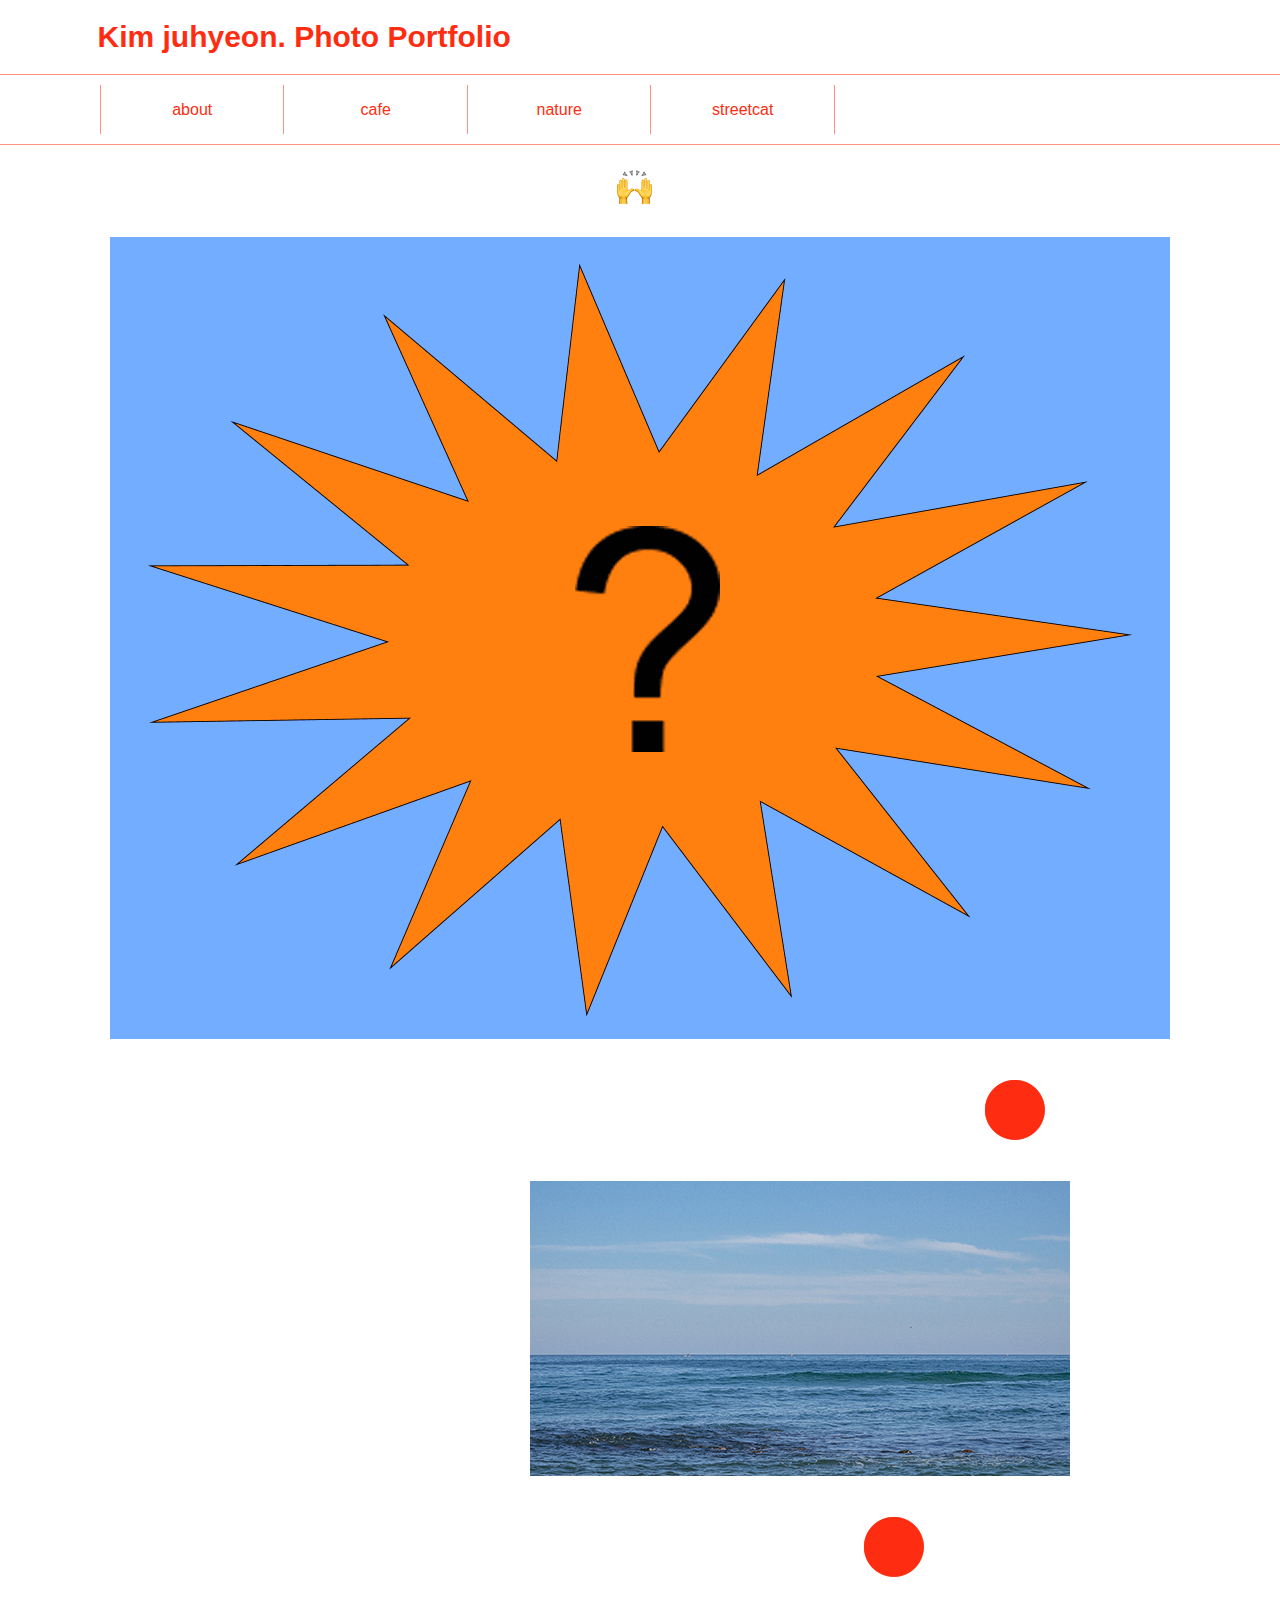
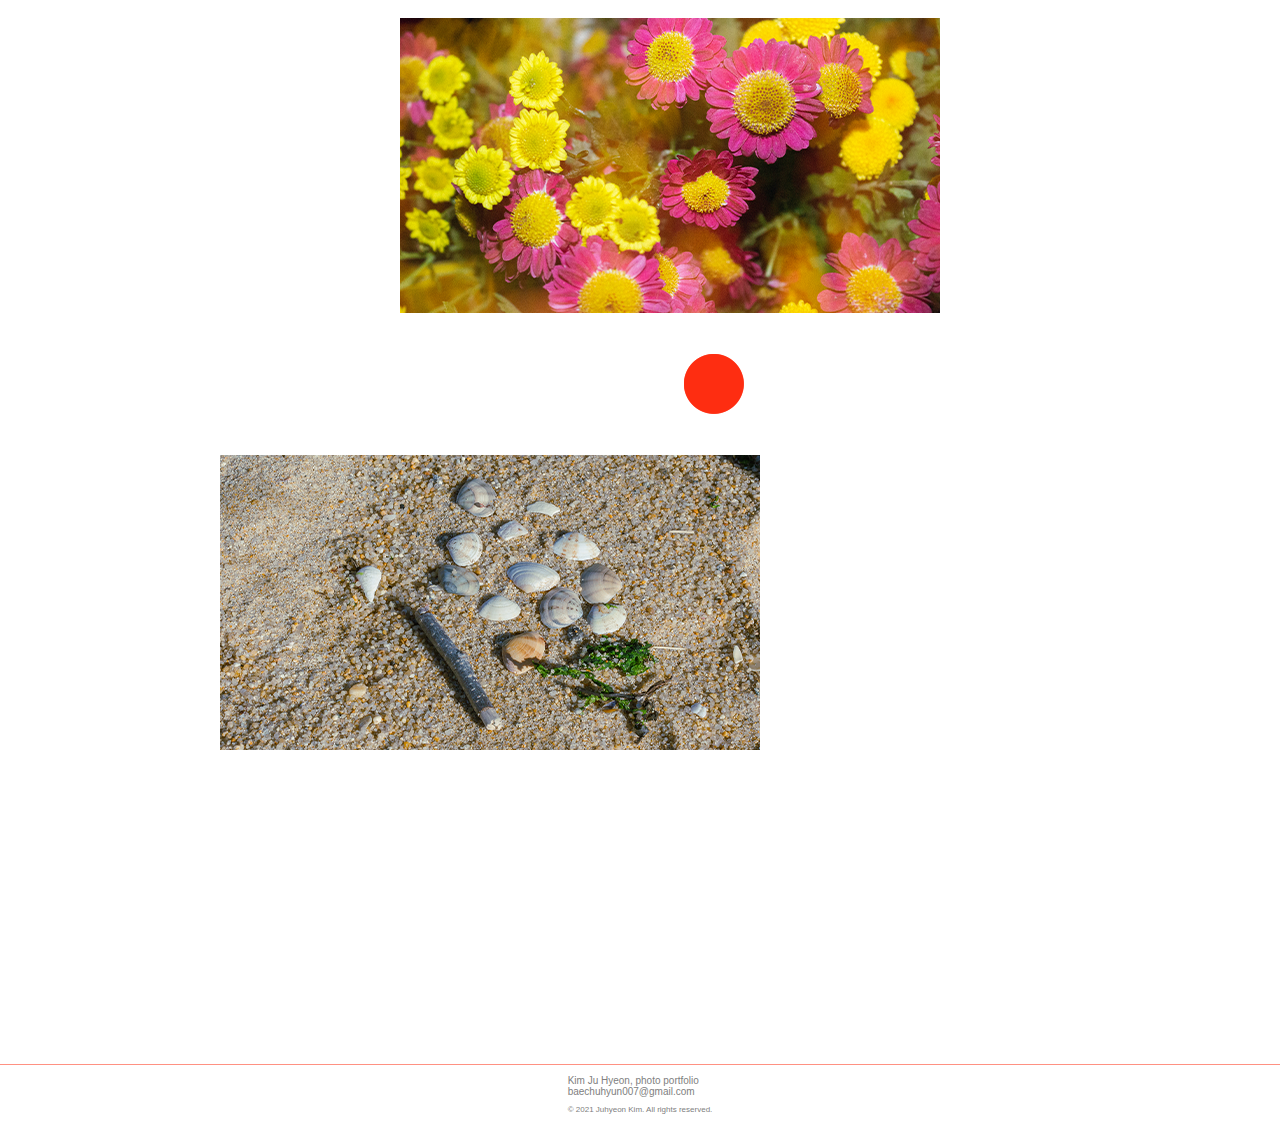
<file: index.html>
<!DOCTYPE html>
<html lang="en">
<head>
    <meta charset="UTF-8">
    <meta http-equiv="X-UA-Compatible" content="IE=edge">
    <meta name="viewport" content="width=device-width, initial-scale=1.0">
    <title>Kimjuhyeon_portfolio</title>
    <link rel="stylesheet" href="menuStyle.css">
</head>
<body>
     <div id="container">      
         <header id="header">
            <div id="title">
                <h1 class="textAlingLeft"><a href="index.html">Kim juhyeon. Photo Portfolio</a></h1>
            </div>
            <nav id="menuBar" class="upLine downLine">
                <ul id="menulist">
                    <li id="menu01" class="col-2 leftLine rightLine"><a href="about.html">about</a></li>
                    <li id="menu02" class="col-2 rightLine"><a href="about.html">cafe</a></li>
                    <li id="menu03" class="col-2 rightLine"><a href="about.html">nature</a></li>
                    <li id="menu04" class="col-2 rightLine"><a href="about.html">streetcat</a></li>
                    <li id="menu04" class="col-4"></li>
                </ul>
            </nav>
         </header> 
         
        <div class="row">
            <div class="col-5"></div>
            <div class="col-2"><img src="images/hands.png" alt=""></div>
            <div class="col-5"></div>
        </div>
        <div class="row">
            <div class="col-12"><img src="images/main.gif" alt=""></div>
        </div>  
        <div class="row">
            <div class="col-10"></div>
            <div class="col-1"><img src="images/circle.png" alt=""></div>
            <div class="col-1"></div>
        </div>  
        <div class="row">
            <div class="col-5"></div>
            <div class="col-6"><img src="images/main_sub01.jpg" alt=""></div>
            <div class="col-1"></div>
        </div>  
        <div class="row">
            <div class="col-10"></div>
            <div class="col-1"><img src="images/circle.png" alt=""></div>
            <div class="col-3"></div>
        </div>  
        <div class="row">
            <div class="col-3"></div>
            <div class="col-4"><img src="images/main_sub02.png" alt=""></div>
            <div class="col-3"></div>
        </div>  
        <div class="row">
            <div class="col-7"></div>
            <div class="col-1"><img src="images/circle.png" alt=""></div>
            <div class="col-5"></div>
        </div>  
        <div class="row">
            <div class="col-1"></div>
            <div class="col-2"><img src="images/main_sub03.png" alt=""></div>
            <div class="col-5"></div>
        </div>  
     </div>
     <div class="row h300"></div>
     <footer>
         <div id="footertext"  class="upLine">
             <hl id="copyright01">Kim Ju Hyeon, photo portfolio 
                 <br> baechuhyun007@gmail.com</br></h1>
             <p id="copyright02"> © 2021 Juhyeon Kim. All rights reserved.</p>
         </div>
     </footer>
</body>
</html>
</file>
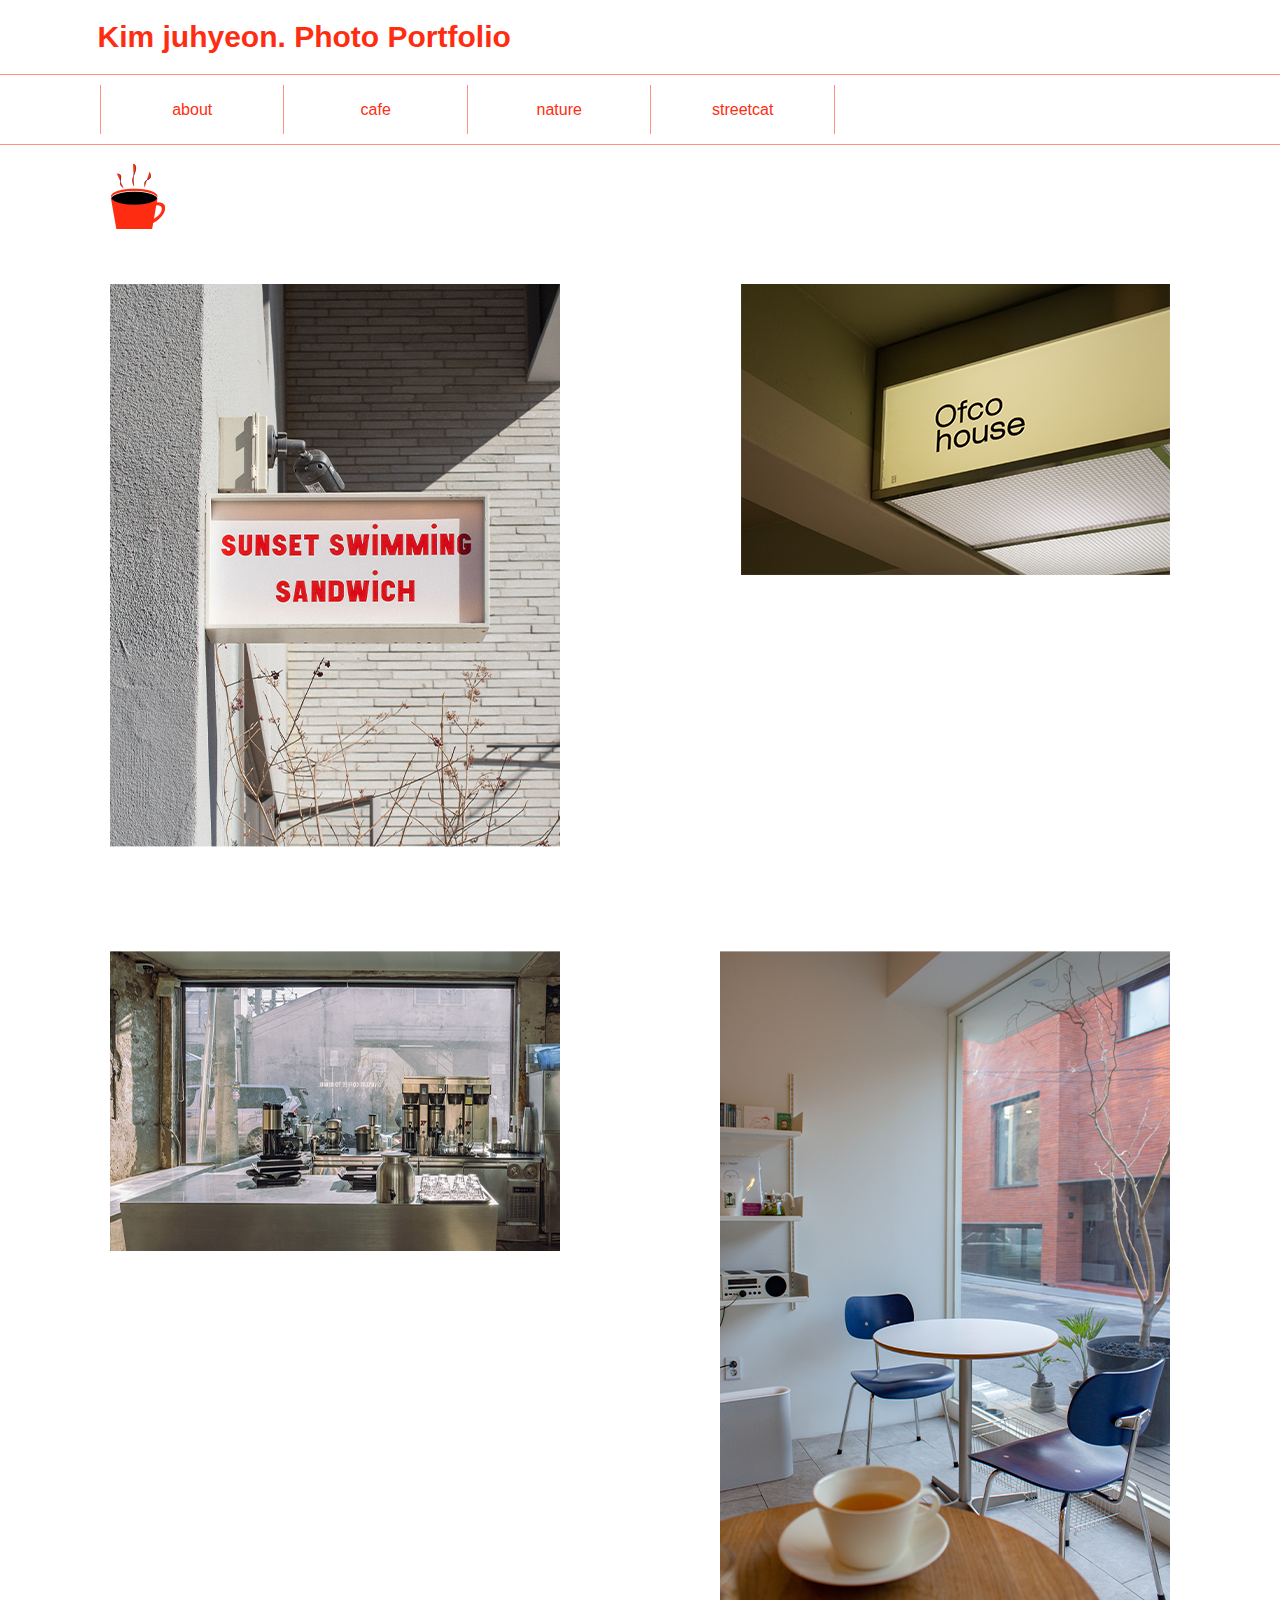
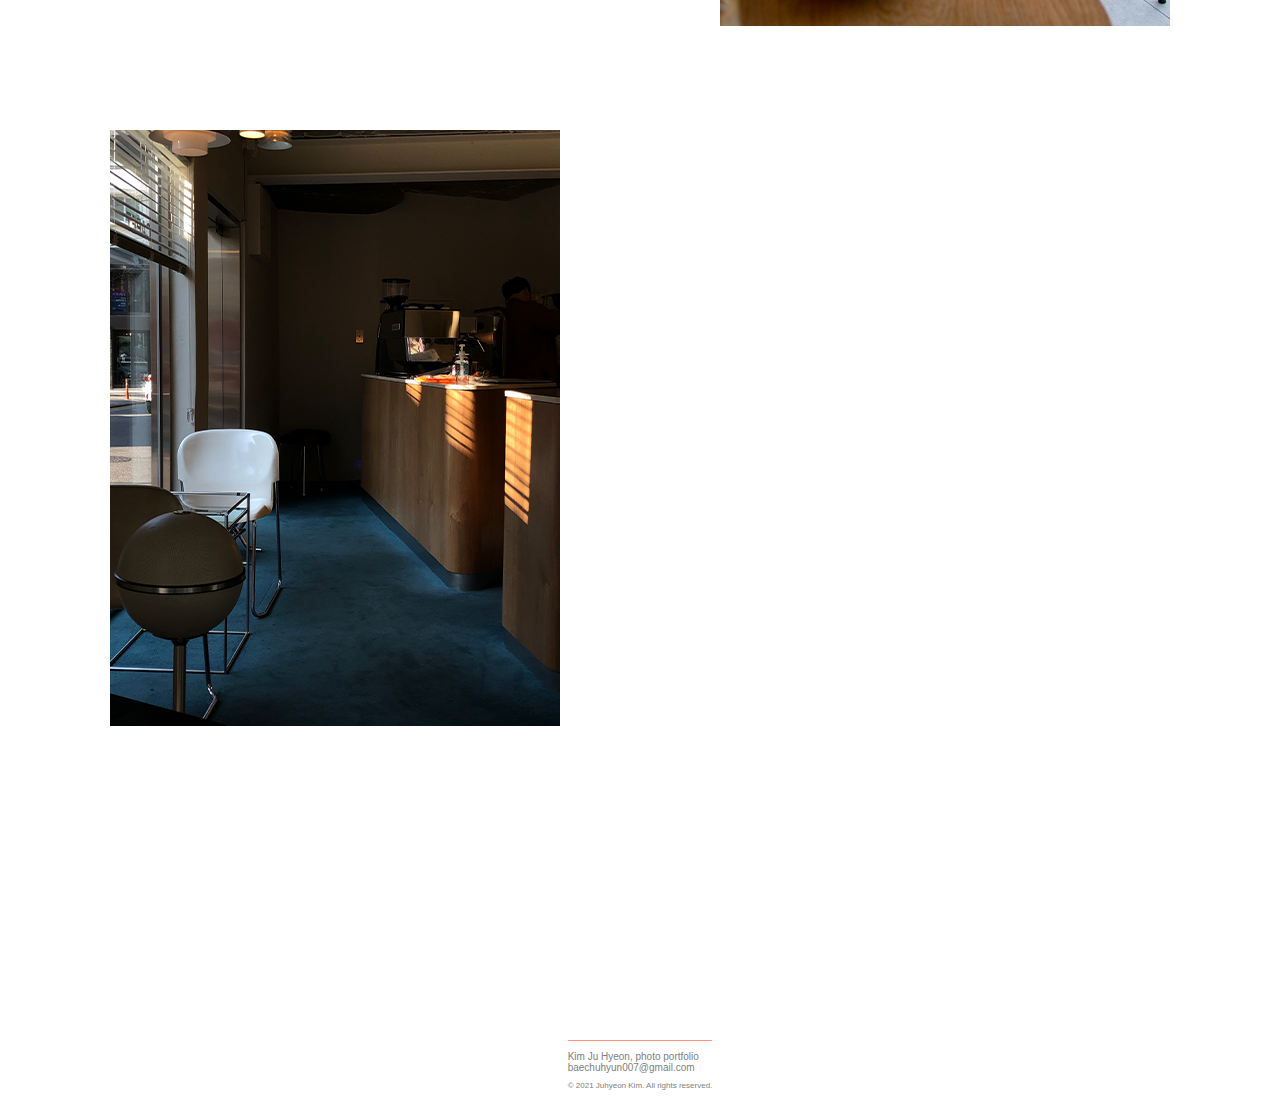
<file: cafe.html>
<!DOCTYPE html>
<html lang="en">
<head>
    <meta charset="UTF-8">
    <meta http-equiv="X-UA-Compatible" content="IE=edge">
    <meta name="viewport" content="width=device-width, initial-scale=1.0">
    <title>cafe</title>
    <link rel="stylesheet" href="menuStyle.css">
</head>
<body>
    <div id="container">      
        <header id="header">
            <div id="title">
                <h1 class="textAlingLeft"><a href="index.html">Kim juhyeon. Photo Portfolio</a></h1>
            </div>   
            <nav id="menuBar" class="upLine downLine">
               <ul id="menulist">
                   <li id="menu01" class="col-2 leftLine rightLine"><a href="about.html">about</a></li>
                   <li id="menu02" class="col-2 rightLine"><a href="cafe.html">cafe</a></li>
                   <li id="menu03" class="col-2 rightLine"><a href="nature.html">nature</a></li>
                   <li id="menu04" class="col-2 rightLine"><a href="streetcat.html">streetcat</a></li>
                   <li id="menu04" class="col-4"></li>
               </ul>
            </nav>      
        </header> 
        <div class="row">
            <div class="col-1"><img src="images/cafelogo.png" alt=""></img></div>
            <div class="col-11"></div>
        </div>
        <div class="row h50"></div>
        <div id="container01">
              <div class="col-5"><a href="cafedetail.html"><img src="images/sunsetswimming.png" alt=""></img></a>
          </div>
           <div class="col-2"></div>
           <div class="col-5"><img src="images/cafemain02.png" alt=""></img></div>
        </div>
        <div class="row h100"></div>
        <div id="container01">
           <div class="col-5"><img src="images/cafemain03.png" alt=""></img></div>
           <div class="col-2"></div>
           <div class="col-5"><img src="images/cafemain05.png" alt=""></img></div>
        </div>
        <div class="row h100"></div>
        <div id="container01">
            <div class="col-5"><img src="images/cafemain04.png" alt=""></img></div>
            <div class="col-7"></div>
        </div>
        <div class="row h300"></div>
        <footer>
            <div id="footertext"  class="upLine">
                <hl id="copyright01">Kim Ju Hyeon, photo portfolio 
                    <br> baechuhyun007@gmail.com</br></h1>
                <p id="copyright02"> © 2021 Juhyeon Kim. All rights reserved.</p>
            </div>
        </footer>
</body>
</html>
</file>
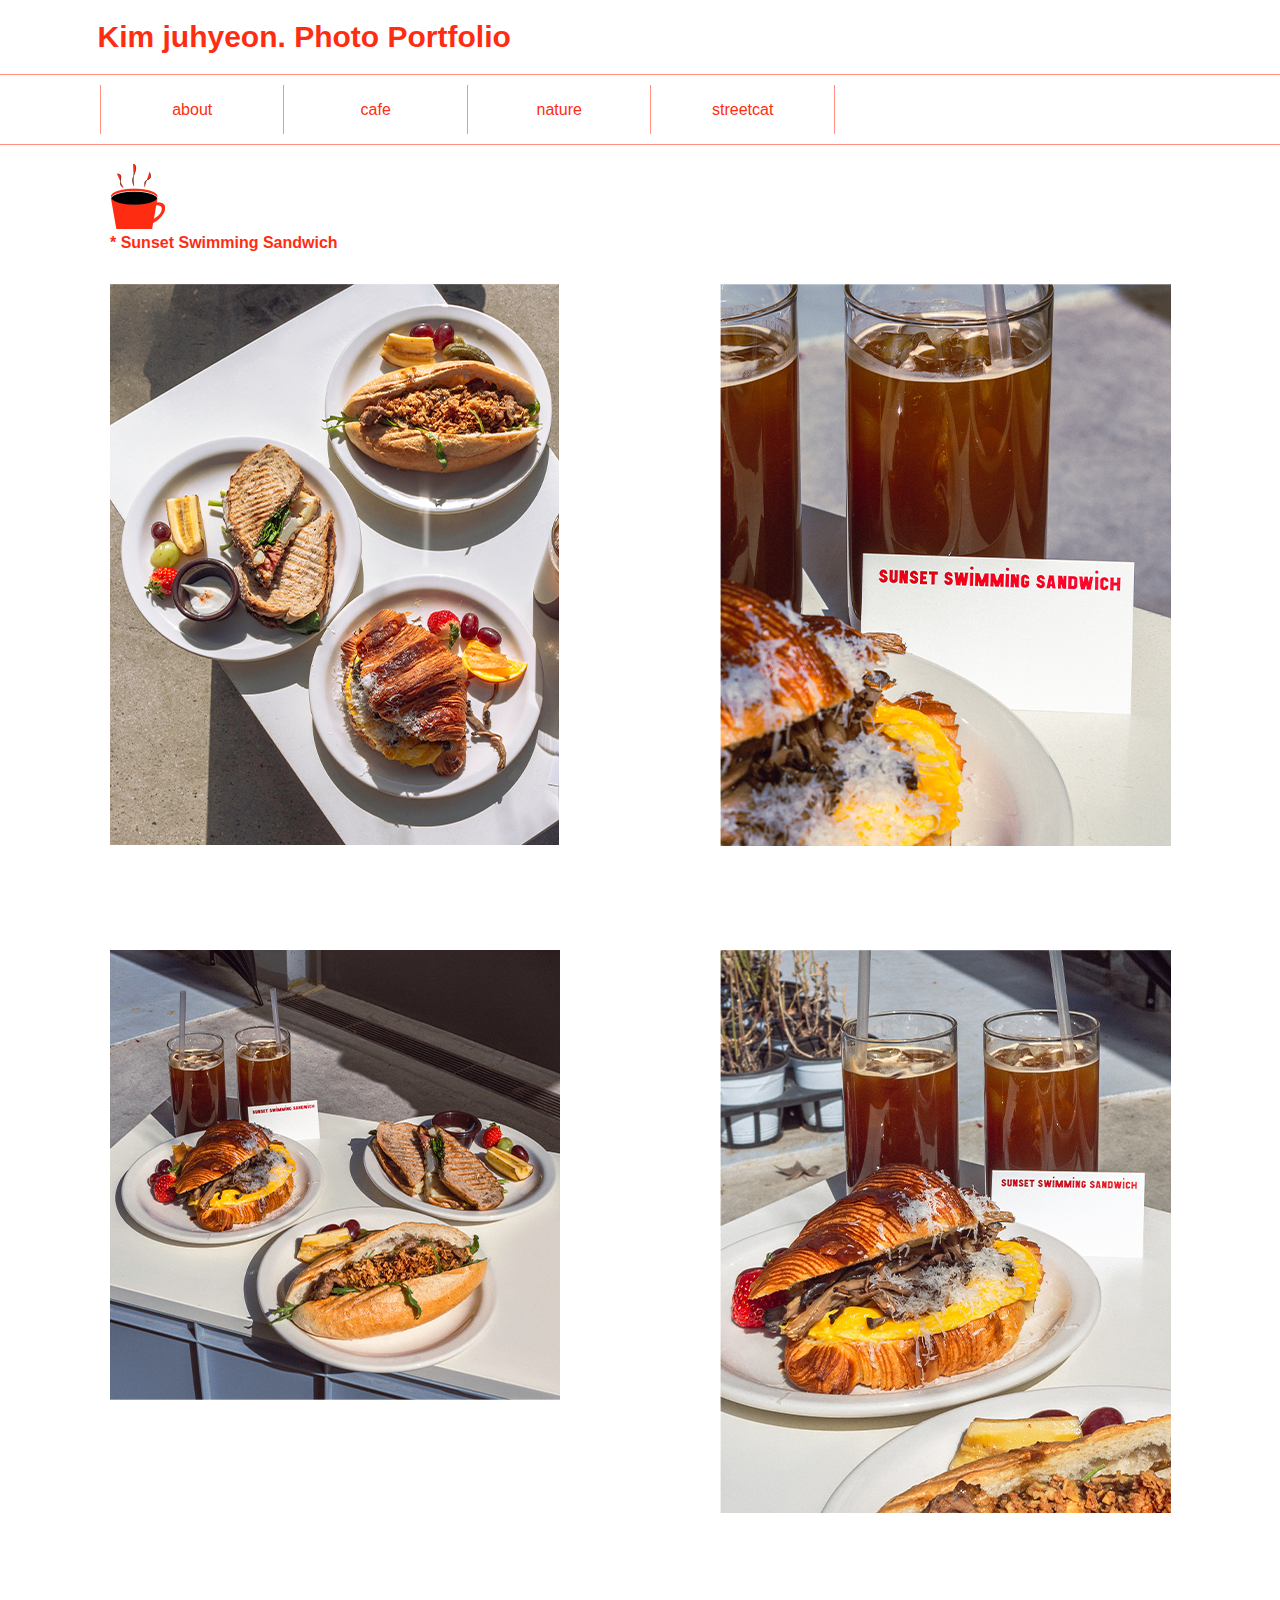
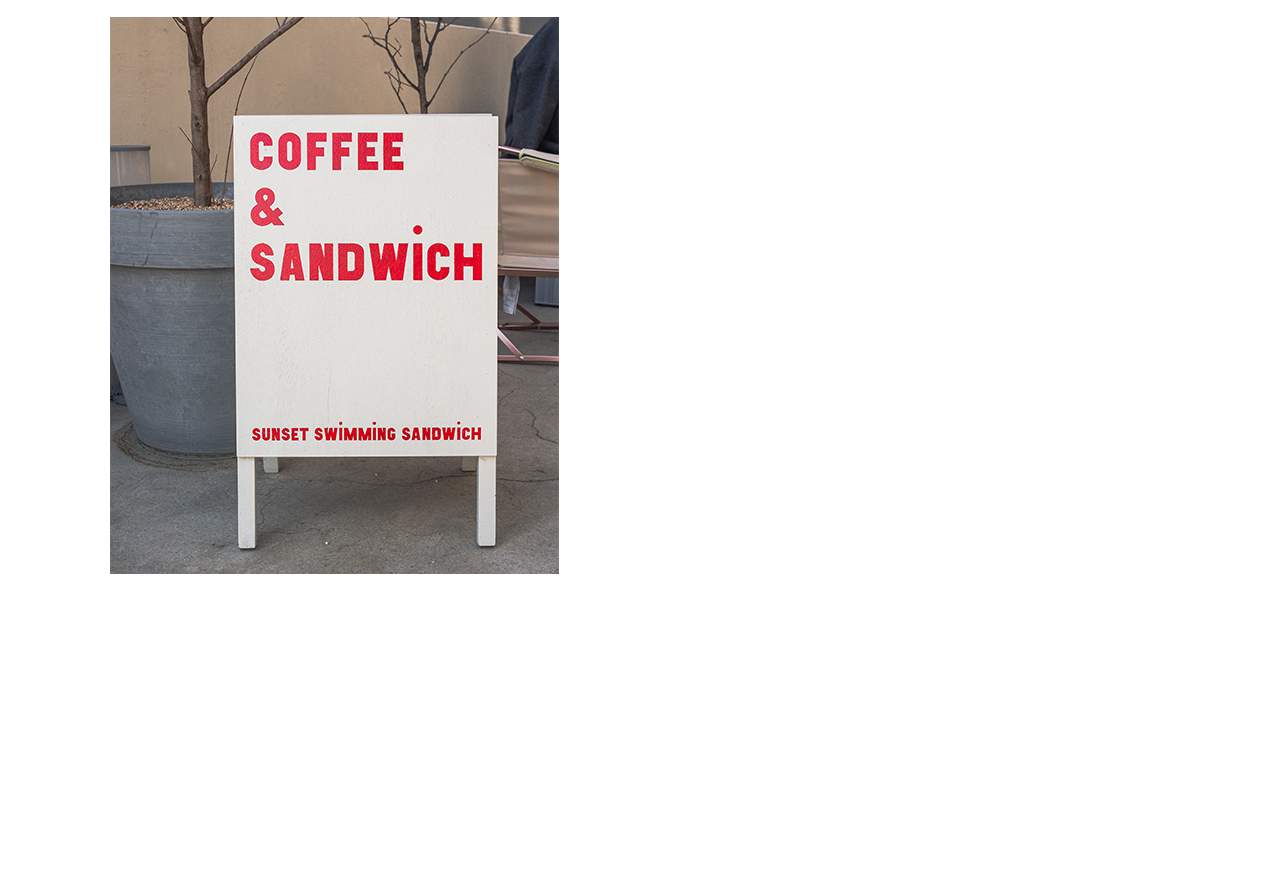
<file: cafedetail.html>
<!DOCTYPE html>
<html lang="en">
<head>
    <meta charset="UTF-8">
    <meta http-equiv="X-UA-Compatible" content="IE=edge">
    <meta name="viewport" content="width=device-width, initial-scale=1.0">
    <title>cafedetail01</title>
    <link rel="stylesheet" href="menuStyle.css">
</head>
<body>
    <div id="container">      
        <header id="header">
            <div id="title">
                <h1 class="textAlingLeft"><a href="index.html">Kim juhyeon. Photo Portfolio</a></h1>
            </div>   
            <nav id="menuBar" class="upLine downLine">
               <ul id="menulist">
                   <li id="menu01" class="col-2 leftLine rightLine"><a href="about.html">about</a></li>
                   <li id="menu02" class="col-2 rightLine"><a href="cafe.html">cafe</a></li>
                   <li id="menu03" class="col-2 rightLine"><a href="nature.html">nature</a></li>
                   <li id="menu04" class="col-2 rightLine"><a href="streetcat.html">streetcat</a></li>
                   <li id="menu04" class="col-4"></li>
               </ul>
            </nav>      
        </header> 
        <div class="row">
            <div class="col-1"><a href="cafe.html"><img src="images/cafelogo.png" alt=""></img></a></div>
            <div class="col-11"></div>
        </div>
        <div class="row h50">
            <div class="col-5"><span>* Sunset Swimming Sandwich</span></div>
        </div>
        <div id="container01">
              <div class="col-5"><img src="images/d01.png" alt=""></img></a>
          </div>
           <div class="col-2"></div>
           <div class="col-5"><img src="images/d02.png" alt=""></img></div>
        </div>
        <div class="row h100"></div>
        <div id="container01">
           <div class="col-5"><img src="images/d03.png" alt=""></img></div>
           <div class="col-2"></div>
           <div class="col-5"><img src="images/d04.png" alt=""></img></div>
        </div>
        <div class="row h100"></div>
        <div id="container01">
            <div class="col-5"><img src="images/d05.png" alt=""></img></div>
            <div class="col-7"></div>
        </div>
        <div class="row h300"></div>
</body>
</html>
</file>
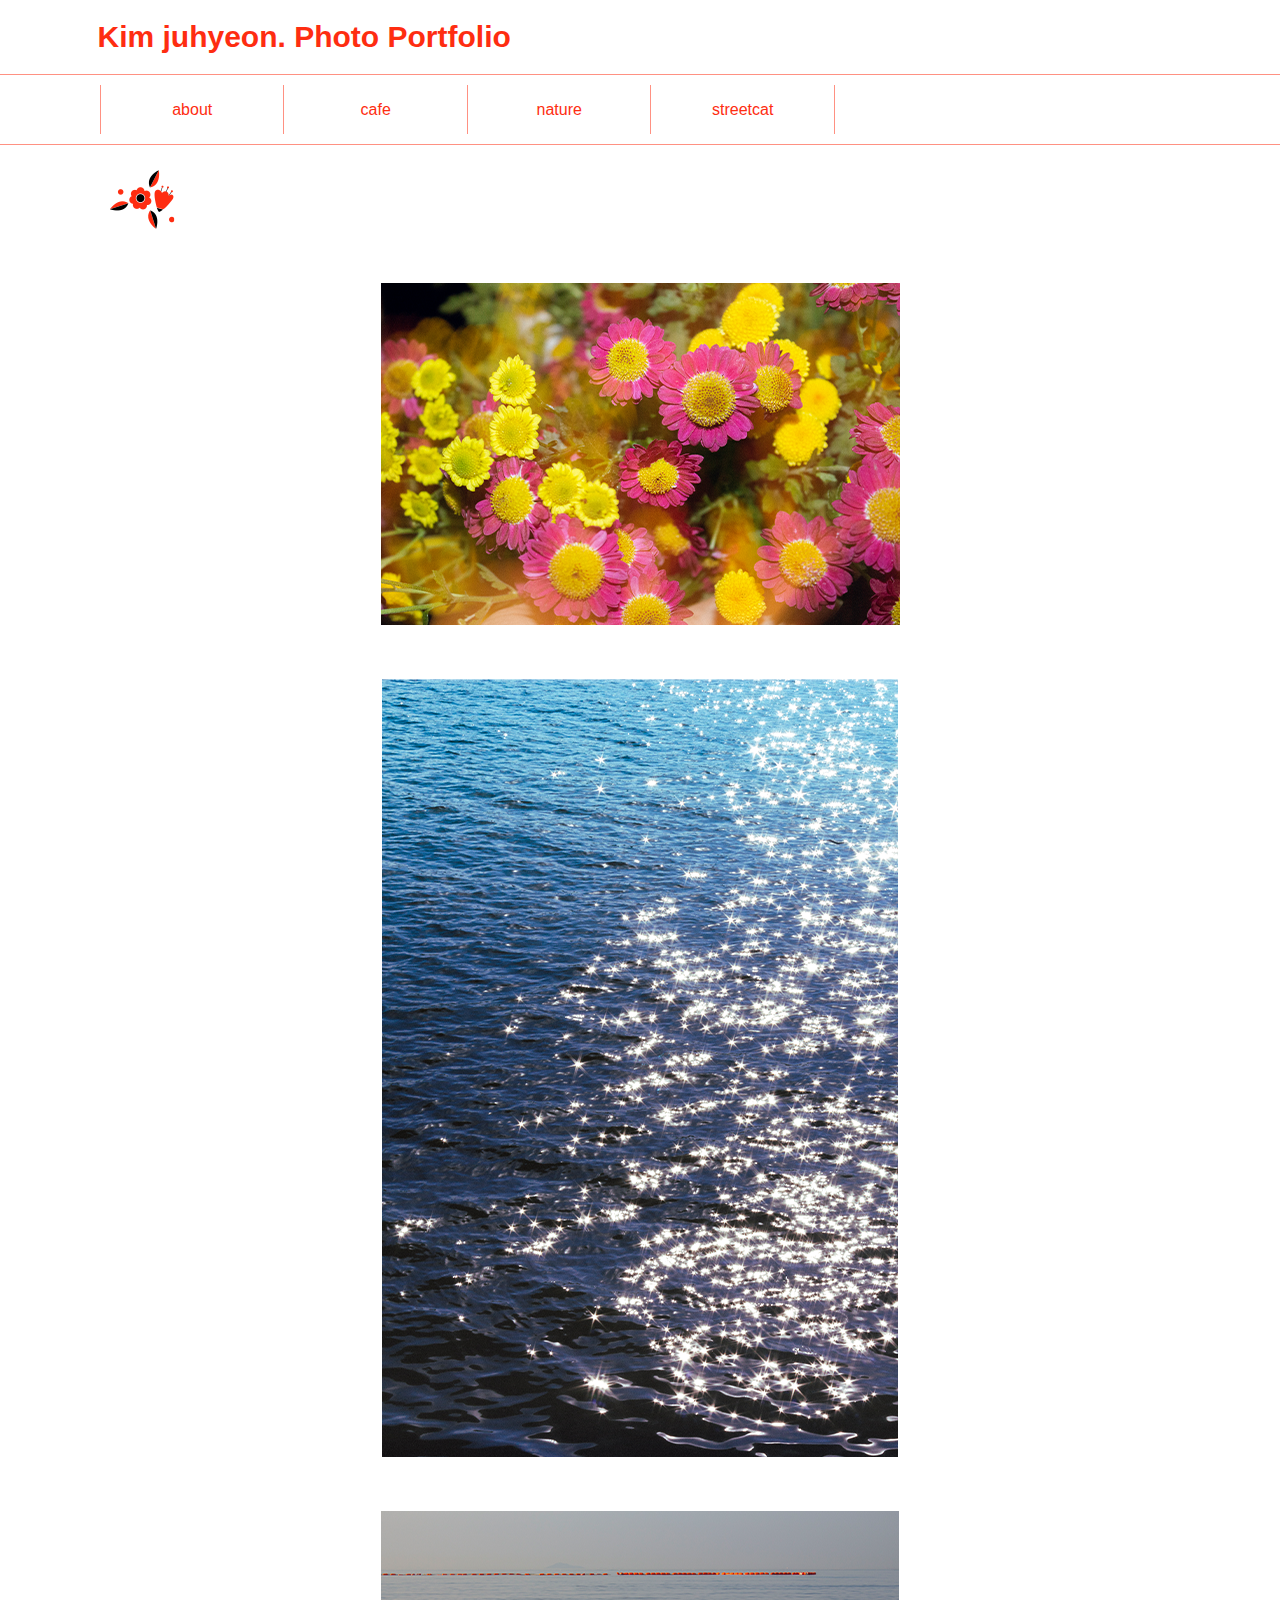
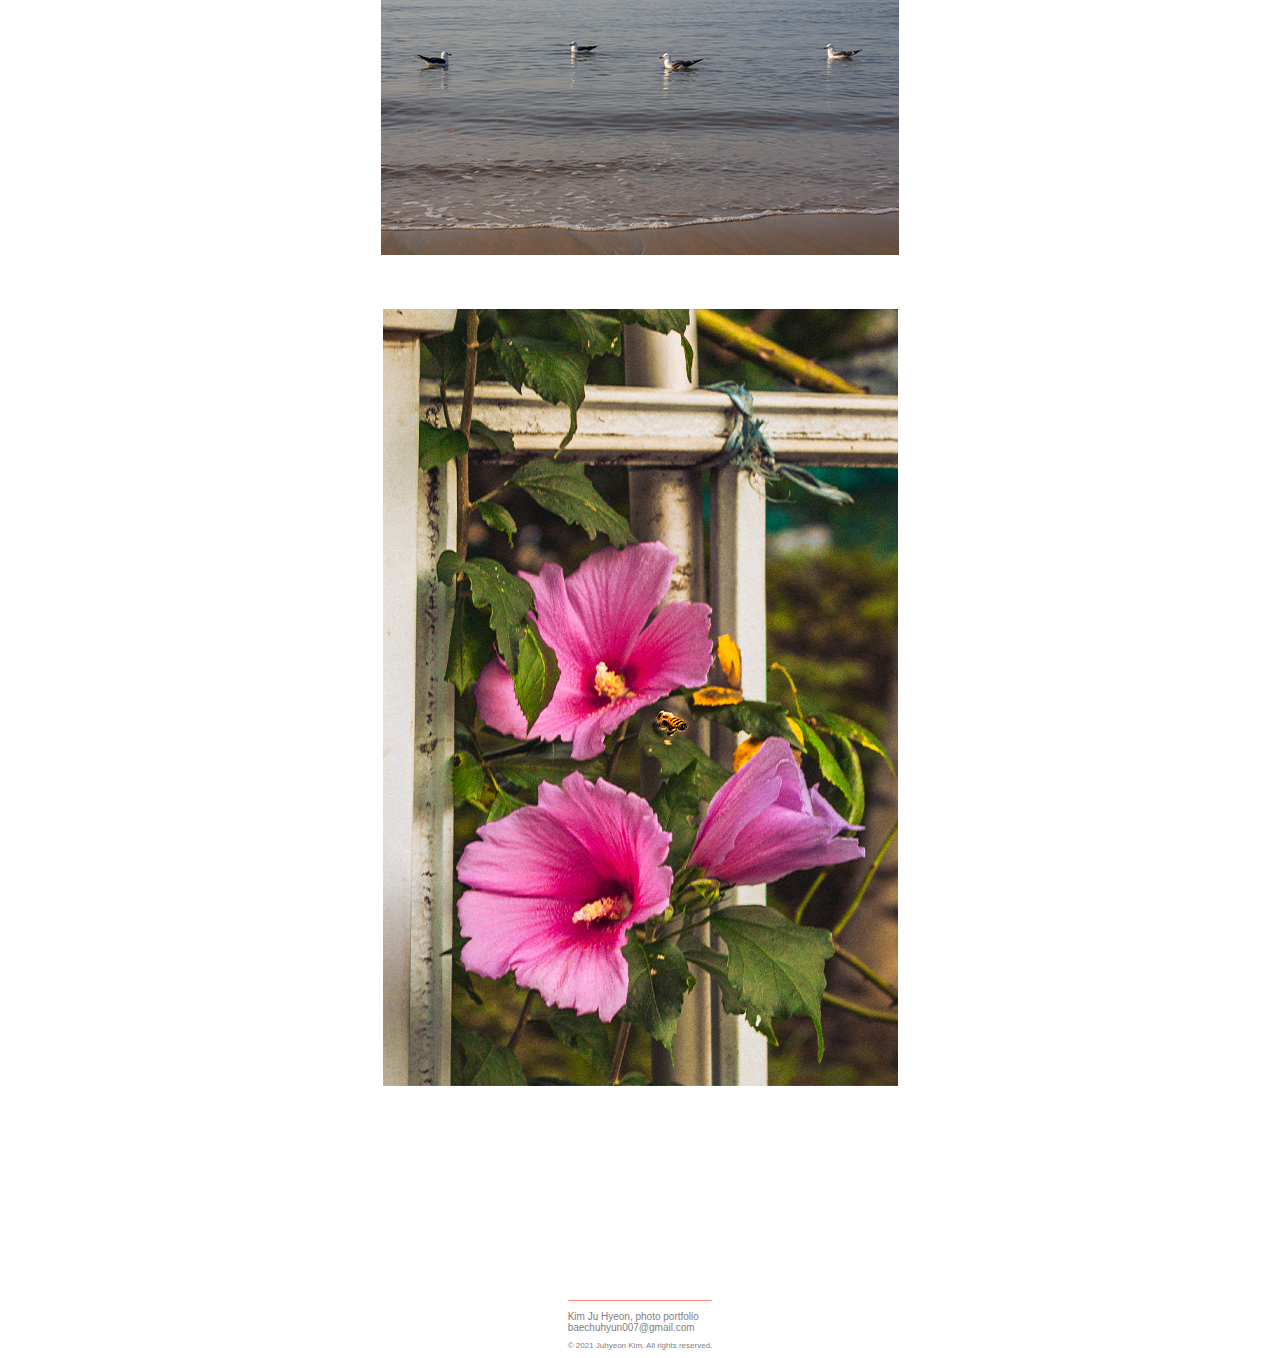
<file: nature.html>
<!DOCTYPE html>
<html lang="en">
<head>
    <meta charset="UTF-8">
    <meta http-equiv="X-UA-Compatible" content="IE=edge">
    <meta name="viewport" content="width=device-width, initial-scale=1.0">
    <title>nature</title>
    <link rel="stylesheet" href="menuStyle.css">
</head>
<body>
    <div id="container">      
        <header id="header">
            <div id="title">
                <h1 class="textAlingLeft"><a href="index.html">Kim juhyeon. Photo Portfolio</a></h1>
            </div>   
            <nav id="menuBar" class="upLine downLine">
               <ul id="menulist">
                <li id="menu01" class="col-2 leftLine rightLine"><a href="about.html">about</a></li>
                <li id="menu02" class="col-2 rightLine"><a href="cafe.html">cafe</a></li>
                <li id="menu03" class="col-2 rightLine"><a href="nature.html">nature</a></li>
                <li id="menu04" class="col-2 rightLine"><a href="streetcat.html">streetcat</a></li>
                <li id="menu04" class="col-4"></li>
               </ul>
            </nav>      
        </header> 
        <div class="row">
            <div class="col-1"><img src="images/nlogo.png" alt=""></div>
            <div class="col-11"></div>
        </div>
        <div class="row h50"></div>
        <div class="row">
            <div class="col-3"></div>
            <div class="col-6"><img src="images/n01.png" alt=""></img></div>
            <div class="col-3"></div>
        </div>
        <div class="row h50"></div>
        <div class="row">
            <div class="col-3"></div>
            <div class="col-6"><img src="images/n02.png" alt=""></img></div>
            <div class="col-3"></div>
        </div>
        <div class="row h50"></div>
        <div class="row">
            <div class="col-3"></div>
            <div class="col-6"><img src="images/n03.png" alt=""></img></div>
            <div class="col-3"></div>
        </div>
        <div class="row h50"></div>
        <div class="row">
            <div class="col-3"></div>
            <div class="col-6"><img src="images/n04.png" alt=""></img></div>
            <div class="col-3"></div>
        </div>
        <div class="row h200"></div>
        <footer>
            <div id="footertext"  class="upLine">
                <hl id="copyright01">Kim Ju Hyeon, photo portfolio 
                    <br> baechuhyun007@gmail.com</br></h1>
                <p id="copyright02"> © 2021 Juhyeon Kim. All rights reserved.</p>
            </div>
        </footer>
</body>
</html>
</file>
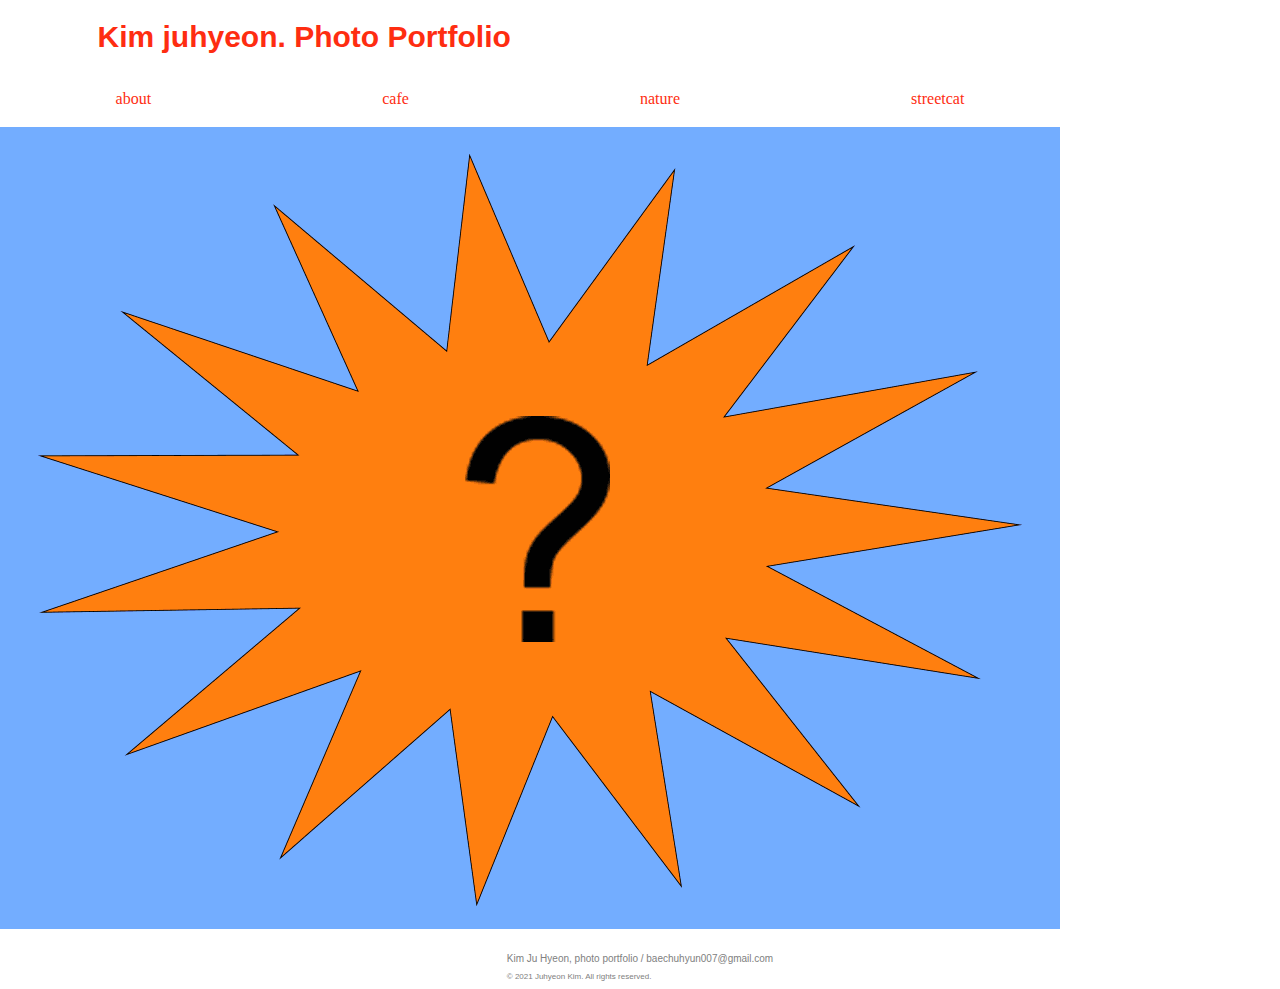
<file: new.html>
<!DOCTYPE html>
<html lang="en">
<head>
    <meta charset="UTF-8">
    <meta http-equiv="X-UA-Compatible" content="IE=edge">
    <meta name="viewport" content="width=device-width, initial-scale=1.0">
    <title>portfolio</title>
    <link rel="stylesheet" href="menuStyle.css">
</head>
<body>
     <div id="container">      
         <header id="header">
             <div id="title">
                 <h1 class="textAlingcenter" >Kim juhyeon. Photo Portfolio</h1>
             </div>
         </header>
     </div>
         <div id="menubar">
             <nav id="menus">
                 <ul id="menulist">
                     <li id="menu01">about</li>
                     <li id="menu02">cafe</li>
                     <li id="menu03">nature</li>
                     <li id="menu04">streetcat</li>
                 </ul> 
             </nav>
         </div>
         <section id="slider">
             <div id="imageContainer">
                 <div id="images">
                     <div id="img01"><img src="./images/main.gif">
                     </div>
                 </div>
         <footer>
             <div id="footertext">
                 <hl id="copyright01">Kim Ju Hyeon, photo portfolio / baechuhyun007@gmail.com</h1>
                 <p id="copyright02"> © 2021 Juhyeon Kim. All rights reserved.</p>
             </div>
         </footer>
         </section>
</body>
</html>
</file>
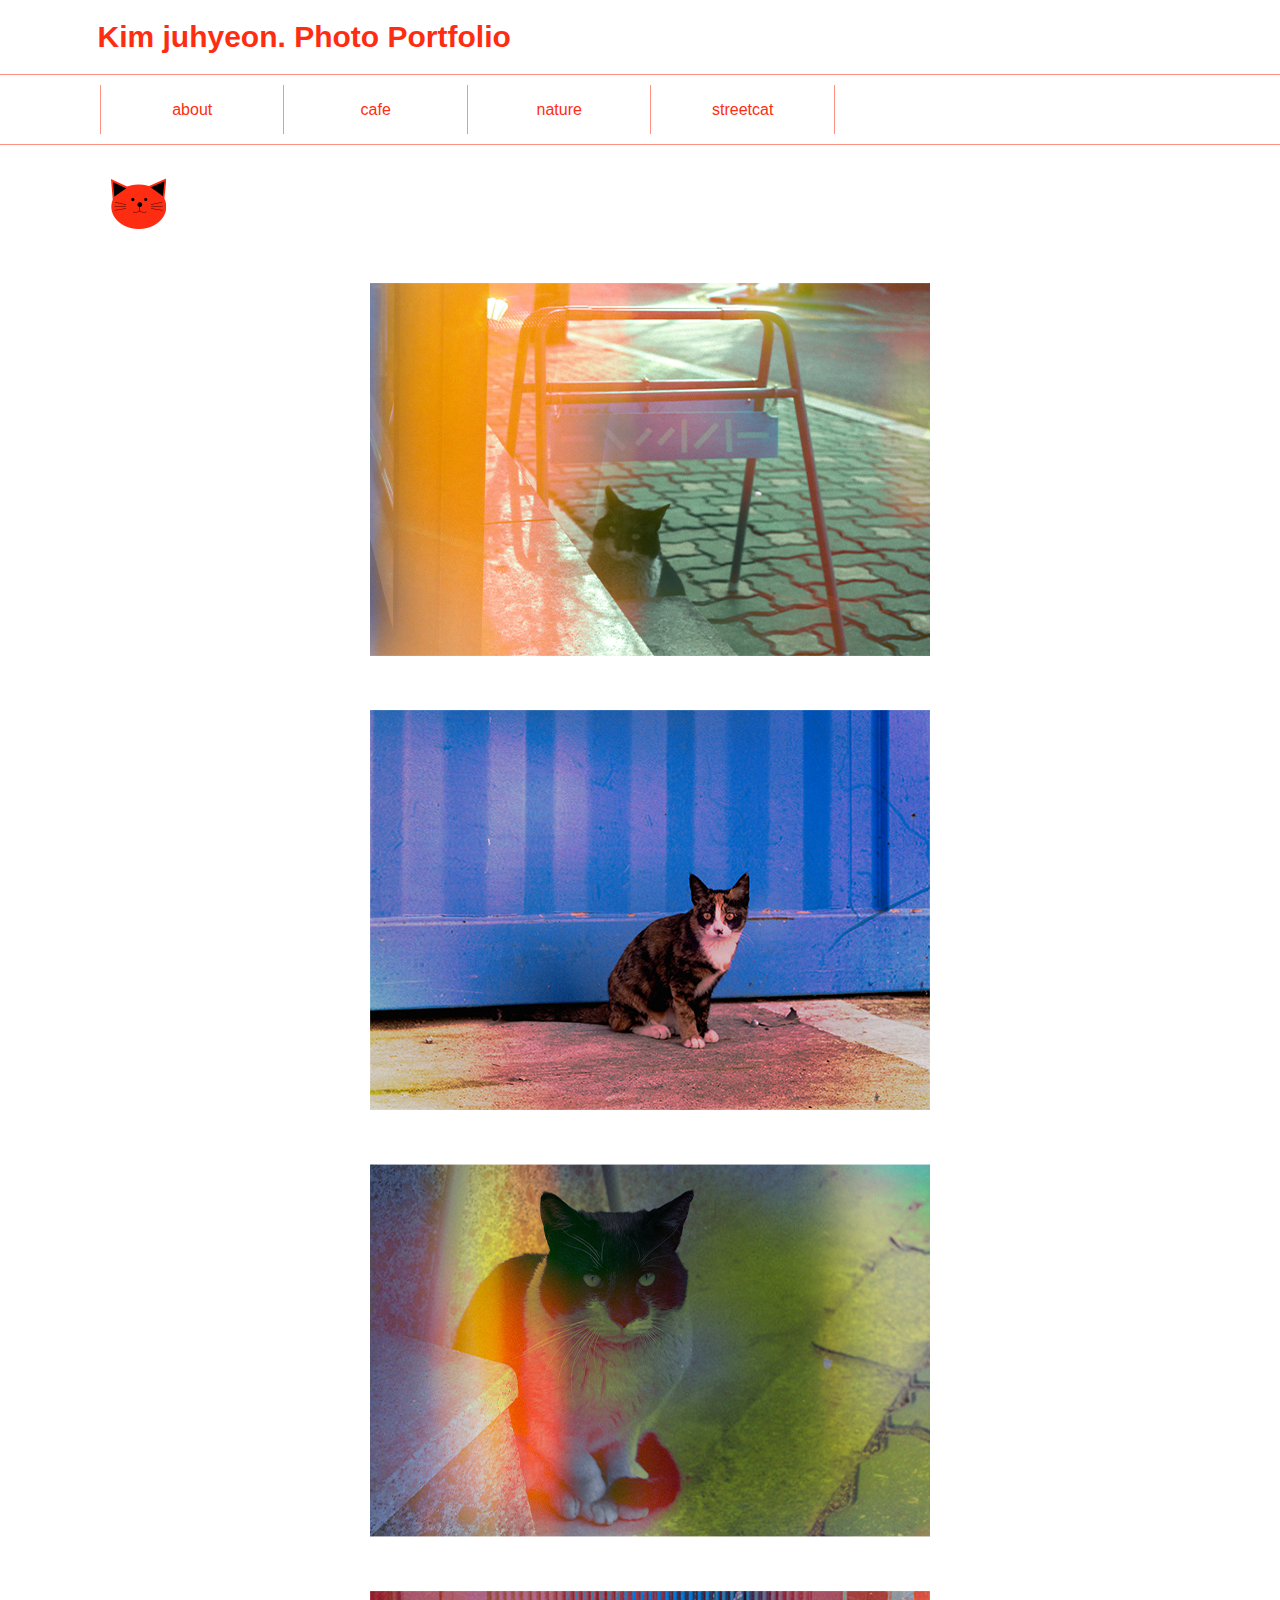
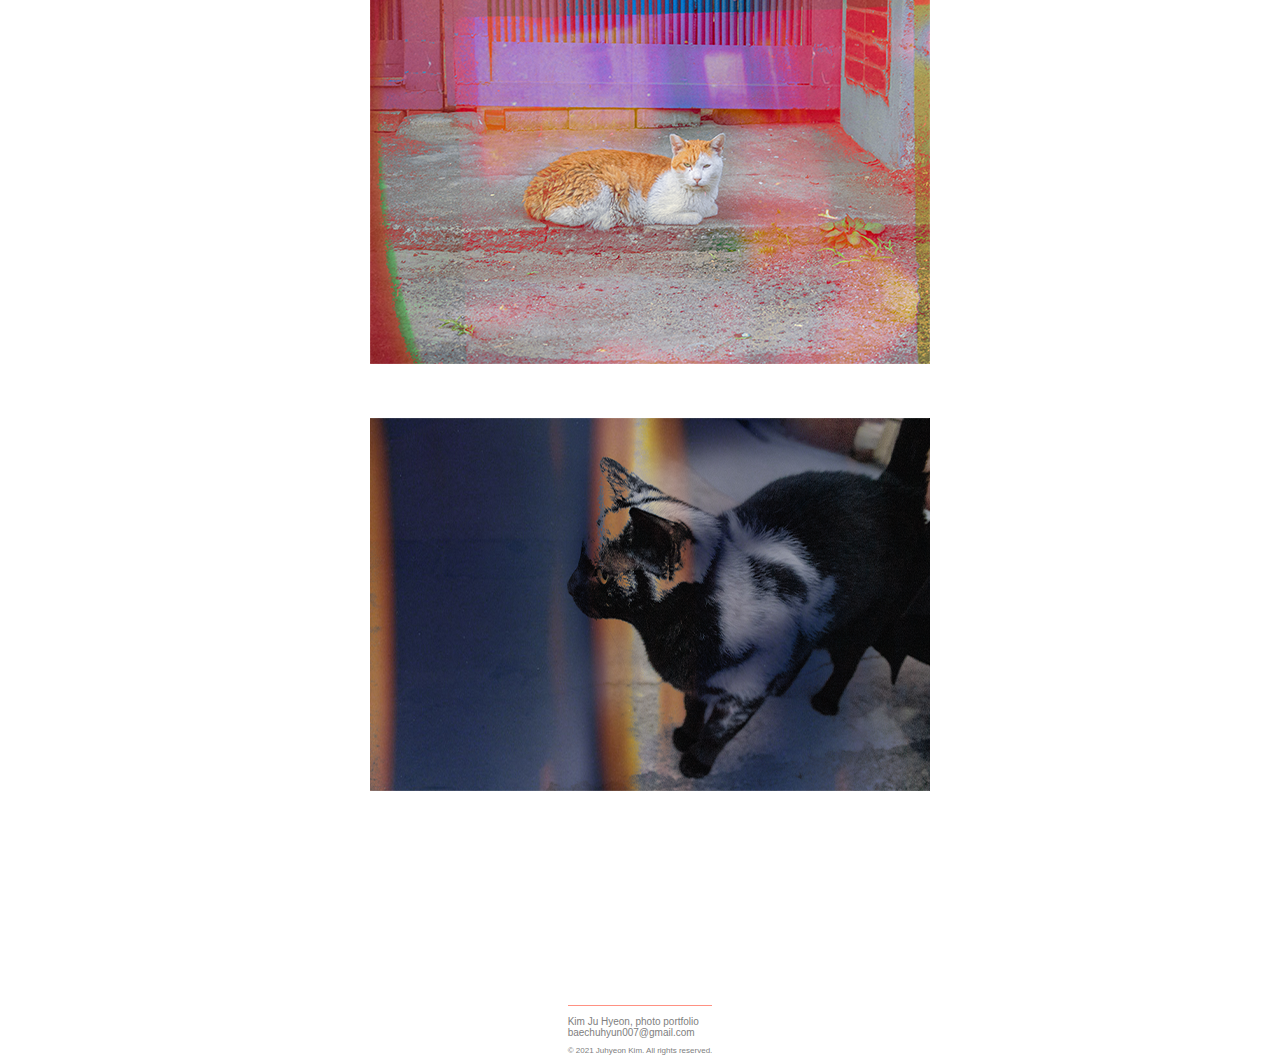
<file: streetcat.html>
<!DOCTYPE html>
<html lang="en">
<head>
    <meta charset="UTF-8">
    <meta http-equiv="X-UA-Compatible" content="IE=edge">
    <meta name="viewport" content="width=device-width, initial-scale=1.0">
    <title>streetcat</title>
    <link rel="stylesheet" href="menuStyle.css">
</head>
<body>
    <div id="container">      
        <header id="header">
            <div id="title">
                <h1 class="textAlingLeft"><a href="index.html">Kim juhyeon. Photo Portfolio</a></h1>
            </div>   
            <nav id="menuBar" class="upLine downLine">
               <ul id="menulist">
                   <li id="menu01" class="col-2 leftLine rightLine"><a href="about.html">about</a></li>
                   <li id="menu02" class="col-2 rightLine"><a href="cafe.html">cafe</a></li>
                   <li id="menu03" class="col-2 rightLine"><a href="nature.html">nature</a></li>
                   <li id="menu04" class="col-2 rightLine"><a href="streetcat.html">streetcat</a></li>
                   <li id="menu04" class="col-4"></li>
               </ul>
            </nav>      
        </header> 
        <div class="row">
            <div class="col-1"><img src="images/clogo.png" alt=""></div>
            <div class="col-11"></div>
        </div>
        <div class="row h50"></div>
        <div class="row">
            <div class="col-3"></div>
            <div class="col-6"><img src="images/c01.png" alt=""></img></div>
            <div class="col-3"></div>
        </div>
        <div class="row h50"></div>
        <div class="row">
            <div class="col-3"></div>
            <div class="col-6"><img src="images/c02.png" alt=""></img></div>
            <div class="col-3"></div>
        </div>
        <div class="row h50"></div>
        <div class="row">
            <div class="col-3"></div>
            <div class="col-6"><img src="images/c03.png" alt=""></img></div>
            <div class="col-3"></div>
        </div>
        <div class="row h50"></div>
        <div class="row">
            <div class="col-3"></div>
            <div class="col-6"><img src="images/c04.png" alt=""></img></div>
            <div class="col-3"></div>
        </div>
        <div class="row h50"></div>
        <div class="row">
            <div class="col-3"></div>
            <div class="col-6"><img src="images/c05.png" alt=""></img></div>
            <div class="col-3"></div>
        </div>
        <div class="row h200"></div>
        <footer>
            <div id="footertext"  class="upLine">
                <hl id="copyright01">Kim Ju Hyeon, photo portfolio 
                    <br> baechuhyun007@gmail.com</br></h1>
                <p id="copyright02"> © 2021 Juhyeon Kim. All rights reserved.</p>
            </div>
        </footer>
</body>
</html>
</file>
<file: menuStyle.css>
#container{
    width: 100%;
    display: flex;
    flex-direction: column;
    align-items: center;
}

h1{
    font-size: 30px;
    color: #fe2d11;
    font-family: 'Trebuchet MS', 'Lucida Sans Unicode', 'Lucida Grande', 'Lucida Sans', Arial, sans-serif;
    display: flex;
    padding: 0px;
    
}
body{
    margin: 0px;
}

header{
    width:  100%;
    display: flex;
    flex-direction: column;
    align-items:center;
}

#title{
    width: 1060px;
    user-select: none;
    margin-right: 25px;
}

#menuBar{
    width: 100%;
    height: 69px;
    display:  flex;
    justify-content: center;
    align-items: center;
    font-family: 'Trebuchet MS', 'Lucida Sans Unicode', 'Lucida Grande', 'Lucida Sans', Arial, sans-serif
}

#menulist{
    color: #fe2d11;
    user-select: none;
    display: flex;
    flex-direction: row;
    width: 1080px;
    height: 49px;
    padding: 0px;
    justify-content: space-around;
    margin: 0px;
}

a{
    color: inherit;
    text-decoration: none;
}

ul li{
    display: flex;
    align-items: center;
    justify-content: center;
}

ul li:hover{
    font-style: oblique;
    background-image: cross-fade();
}
#footertext{
    width: 100%;
    top: 10px;
    display: flex;  
    position: relative;
    justify-content: center;
    align-items: left;
}

#copyright01{ 
    margin-top: 10px;
    font-size: 10px;
    font-family: 'Trebuchet MS', 'Lucida Sans Unicode', 'Lucida Grande', 'Lucida Sans', Arial, sans-serif;
    color: grey;   
}
#copyright02{
    top: 50px;
    left: 30px;
    font-size: 8px; 
   font-family: 'Trebuchet MS', 'Lucida Sans Unicode', 'Lucida Grande', 'Lucida Sans', Arial, sans-serif;
    color: grey;   
}

.upLine{border-top: 1px solid #ff9182;}
.downLine{border-bottom: 1px solid #ff9182;}
.leftLine{border-left: 1px solid #ff9182;}
.rightLine{border-right: 1px solid #ff9182;}

.row{width: 1080px; display: flex;}


.textAlingCenter{text-align: center;}
.textAlingLeft{text-align: left;}

.col-1{width: 8.33%; padding: 0px 10px;}
.col-2{width: 16.66%; padding: 0px 10px;}
.col-3{width: 25%; padding:0px 10px;}
.col-4{width: 33.33%; padding: 0px 10px;}
.col-5{width: 41.66%; padding: 0px 10px;}
.col-6{width: 50%; padding: 0px 10px;}
.col-7{width: 58.33%; padding: 0px 10px;}
.col-8{width: 66.66%; padding: 0px 10px;}
.col-9{width: 75%; padding: 0px 10px;}
.col-10{width: 83.33%; padding: 0px 10px;}
.col-11{width: 91.66%; padding: 0px 10px;}
.col-12{width: 100%; padding: 0px 10px;}

.col-8{
    position: absolute;
    display: flex;
    left: 1000px;
    z-index: 200px;
    top: 1080px;
}
.h30{height: 30px;}
.h50{height: 50px;}
.h67{height: 67px;}
.h100{height: 100px;}
.h200{height: 200px;}
.h300{height: 300px;}
.h400{height: 400px;}

#container01{
    width: 1080px;;
    position: relative;
    display: inline-flex;
    align-items: left;
    justify-content: center;
}

span{
    color: #fe2d11;
    font-weight: bold;
    font-family: 'Trebuchet MS', 'Lucida Sans Unicode', 'Lucida Grande', 'Lucida Sans', Arial, sans-serif;
    position: relative;
    display: inline-flex;
    align-items: left;
    justify-content: center;
}
</file>
